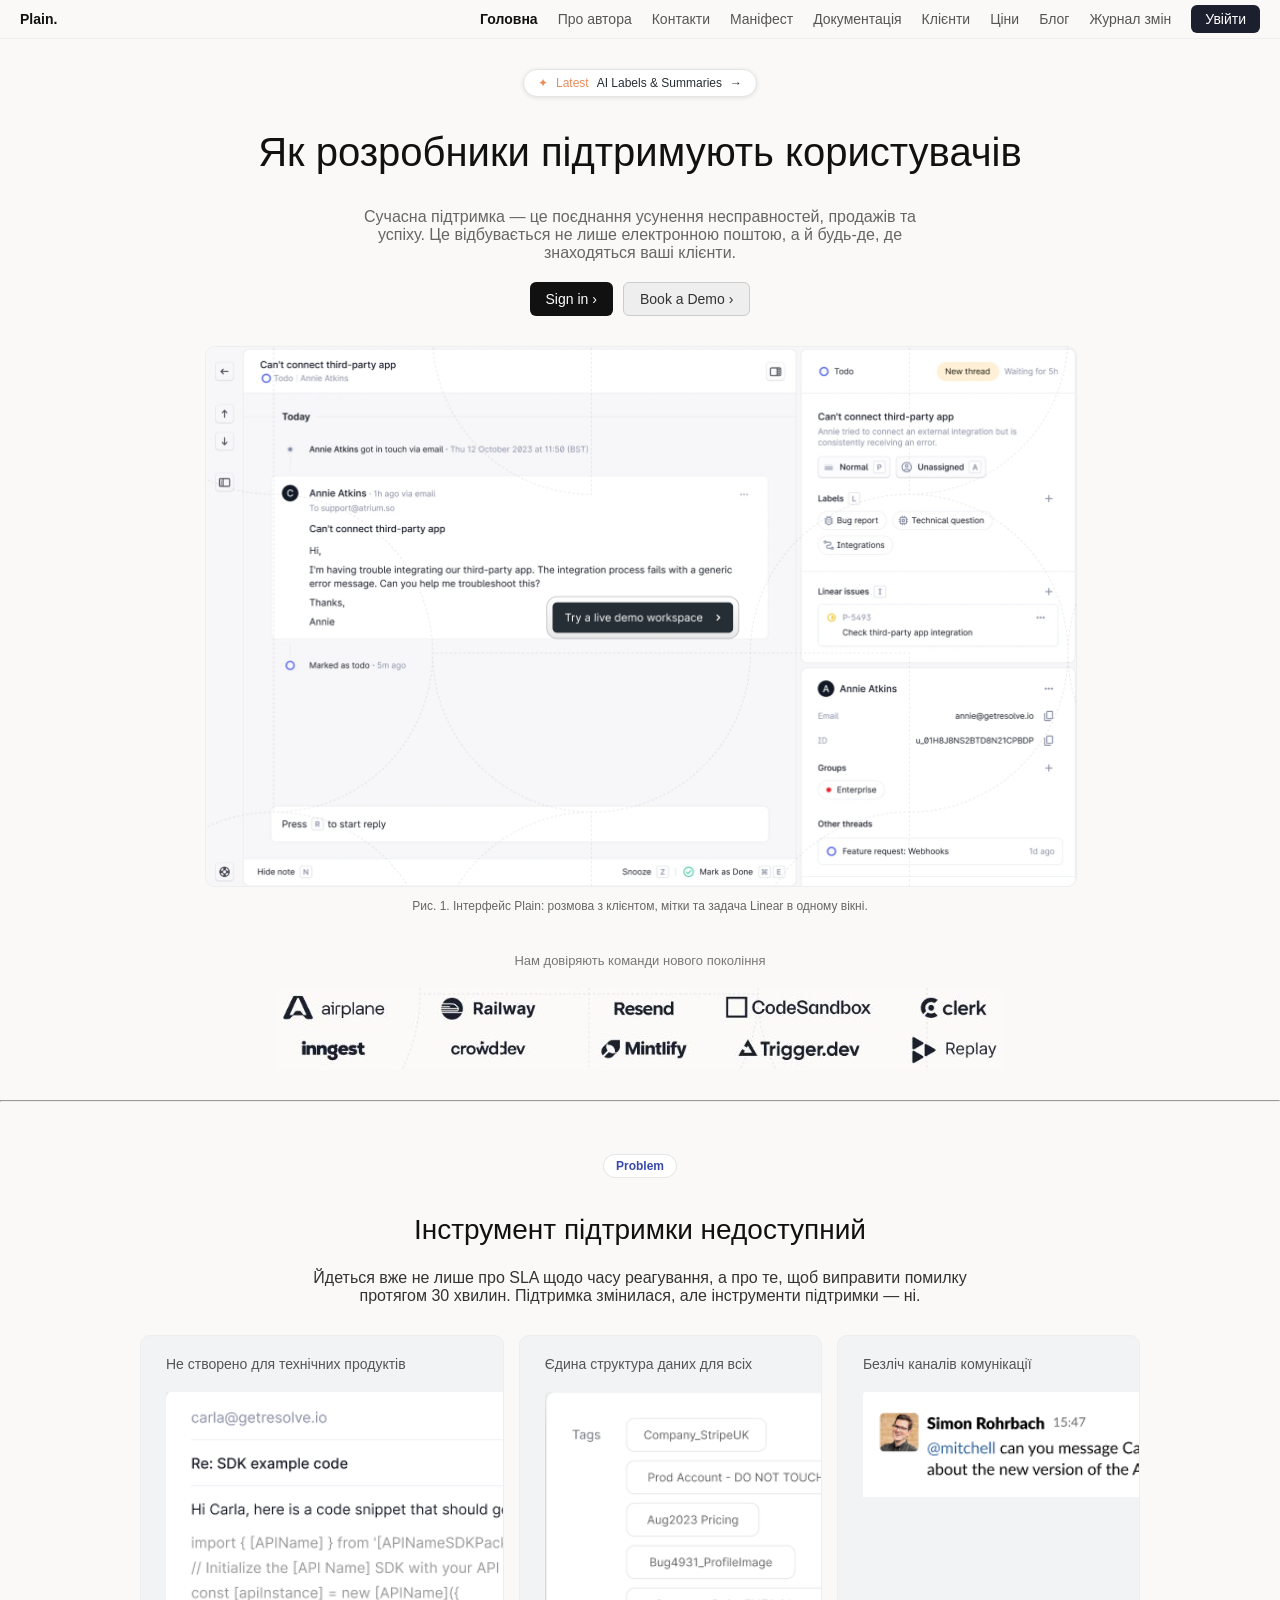
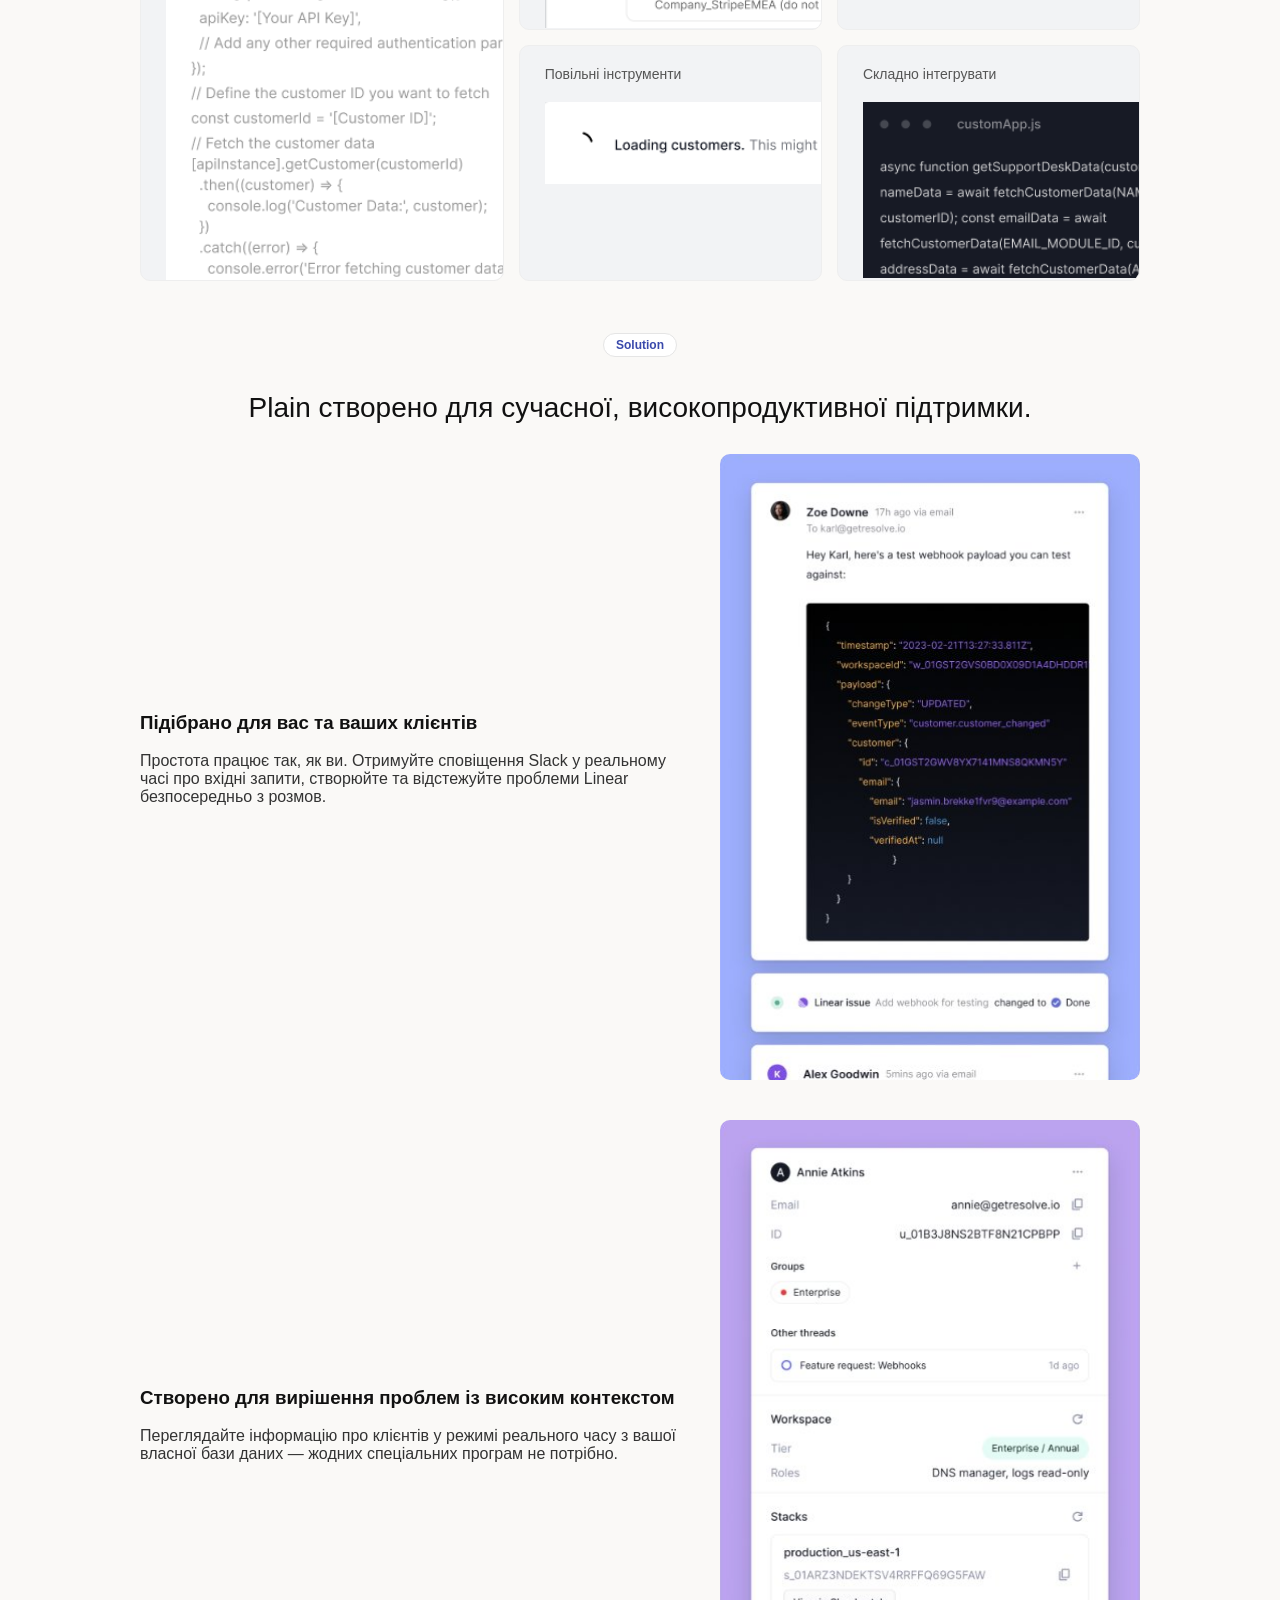
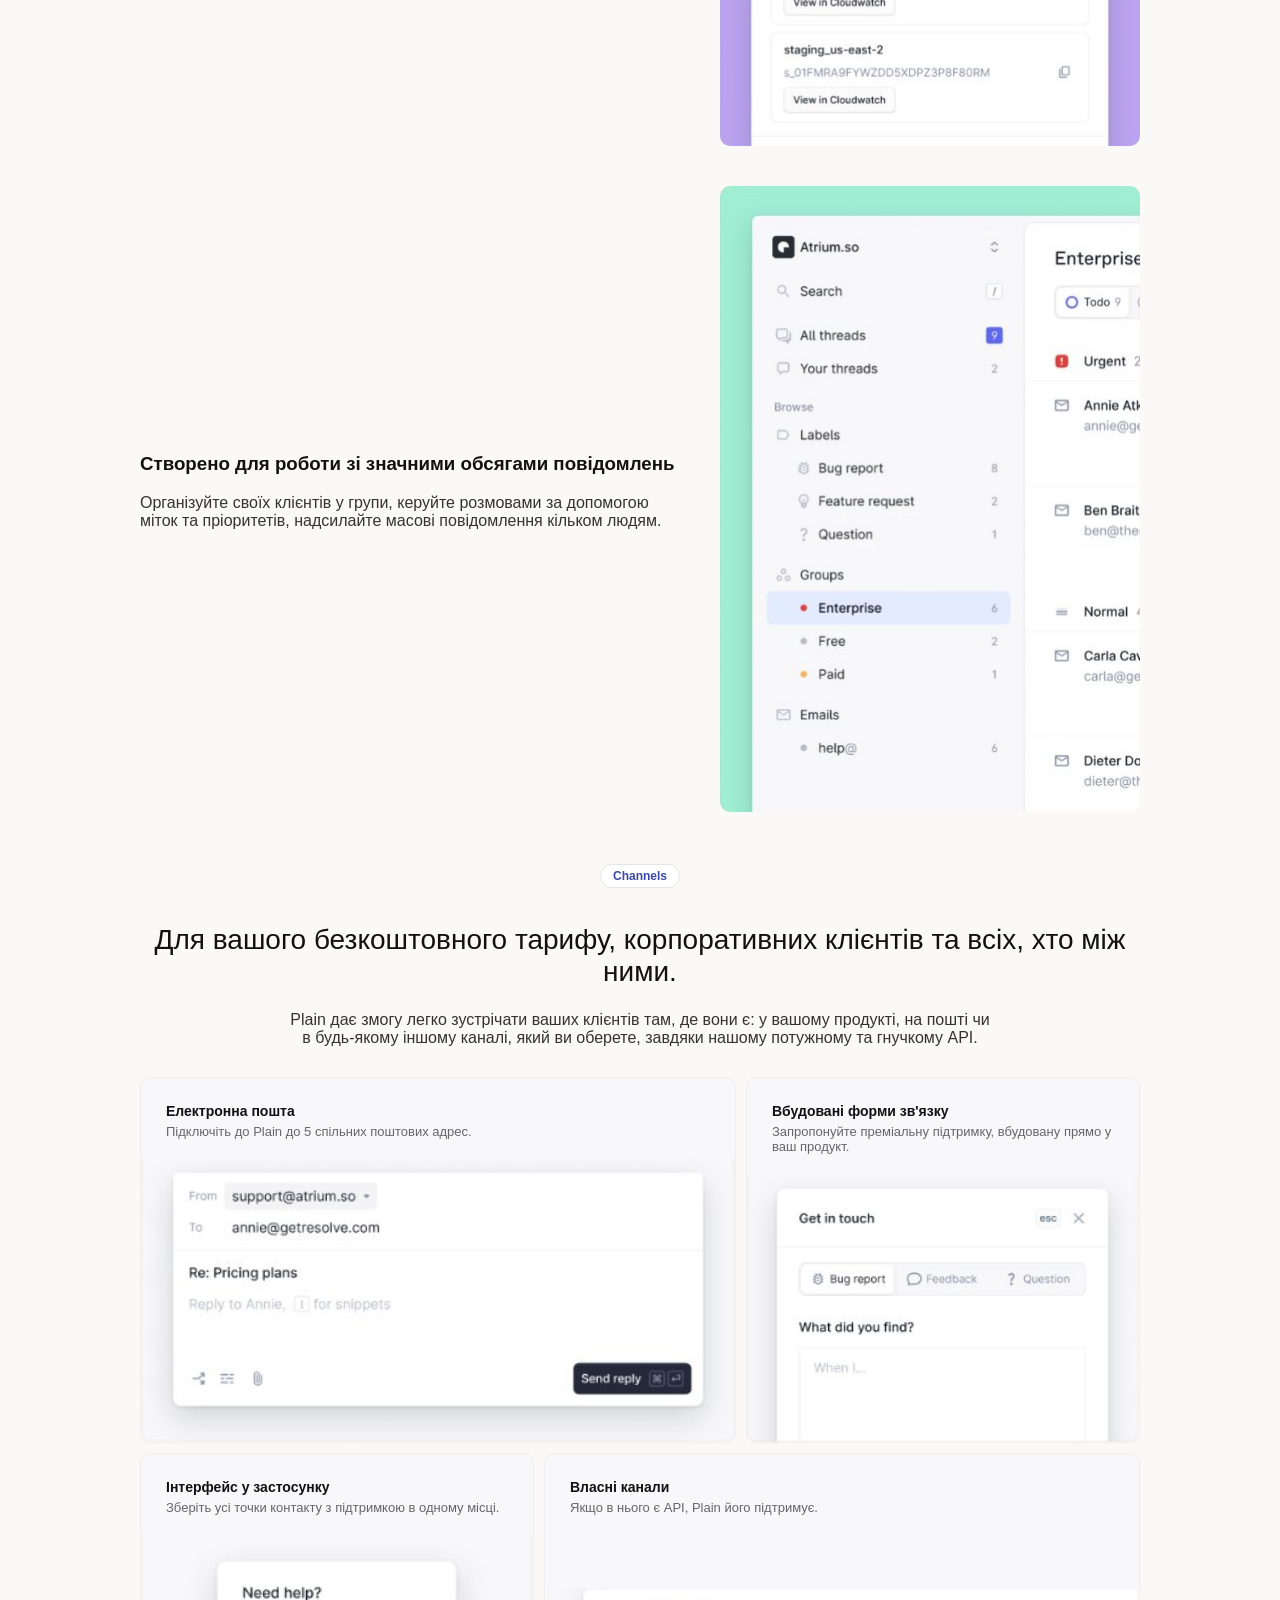
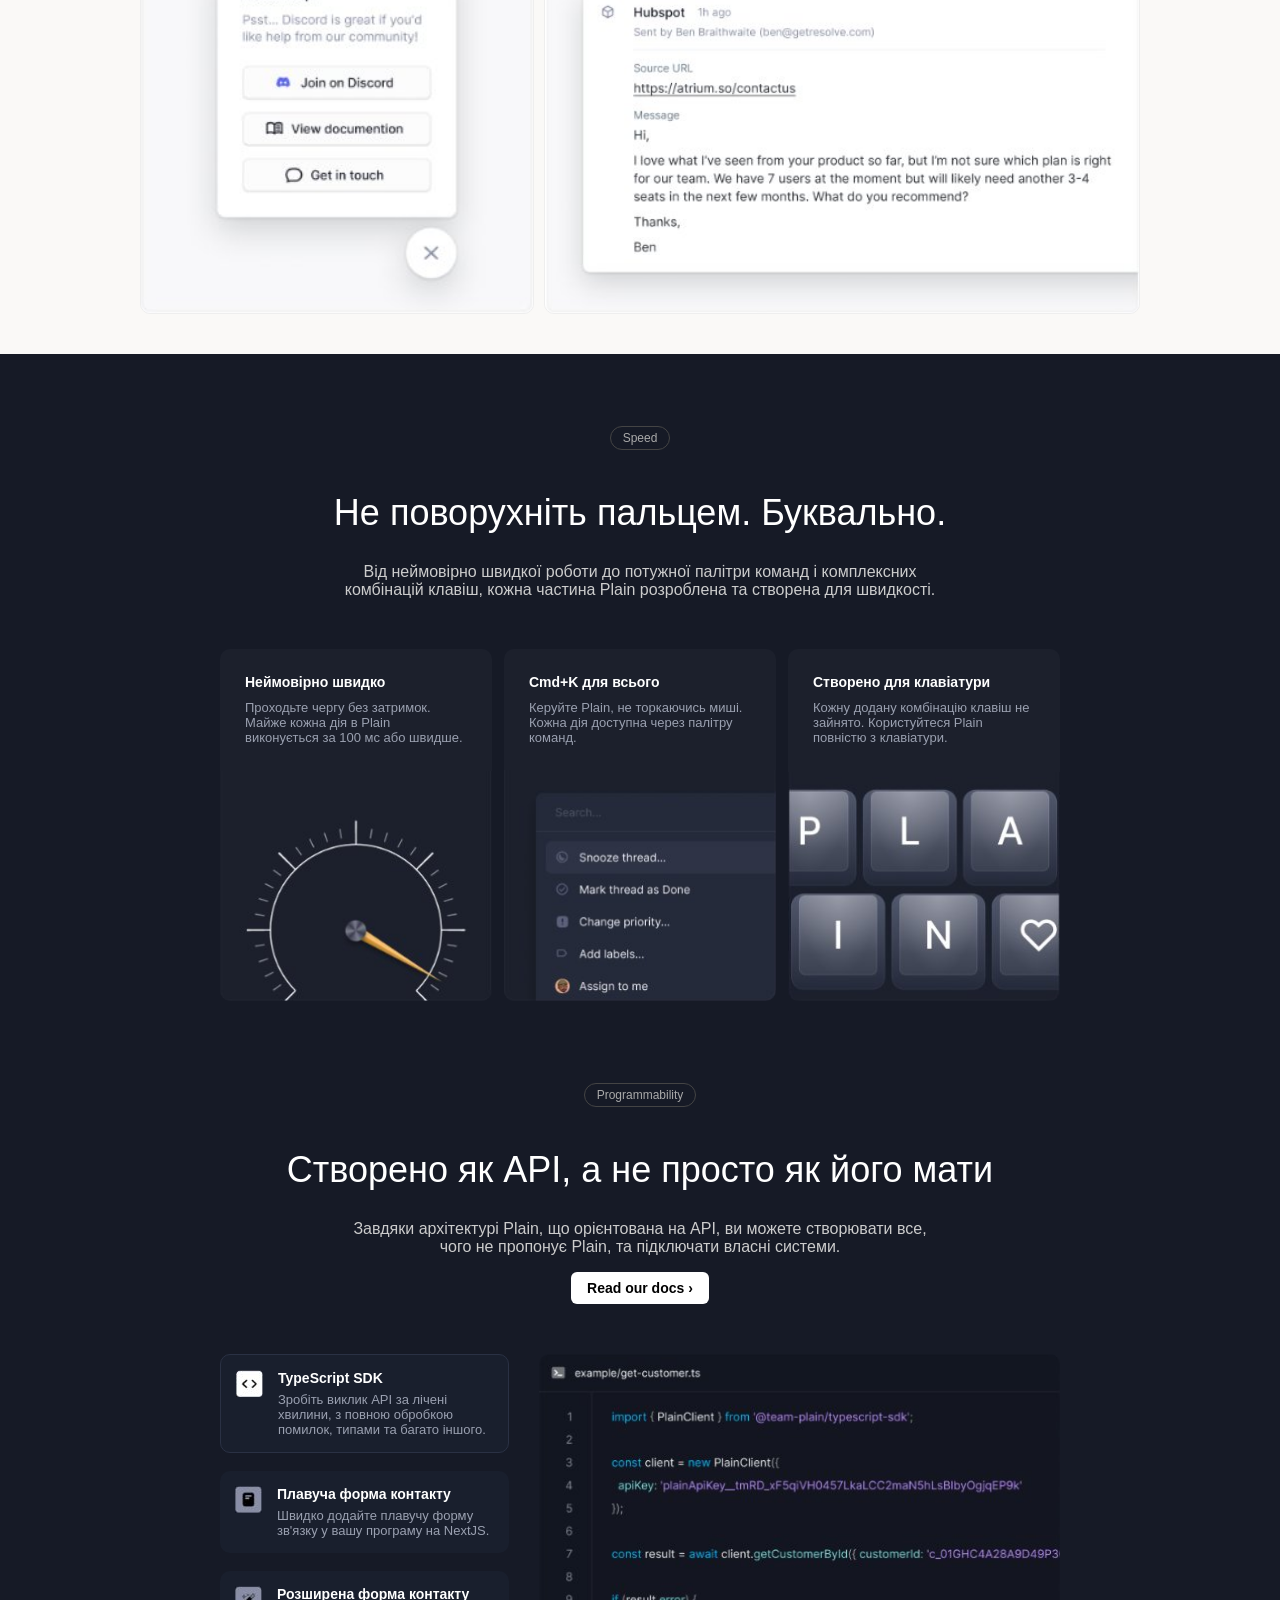
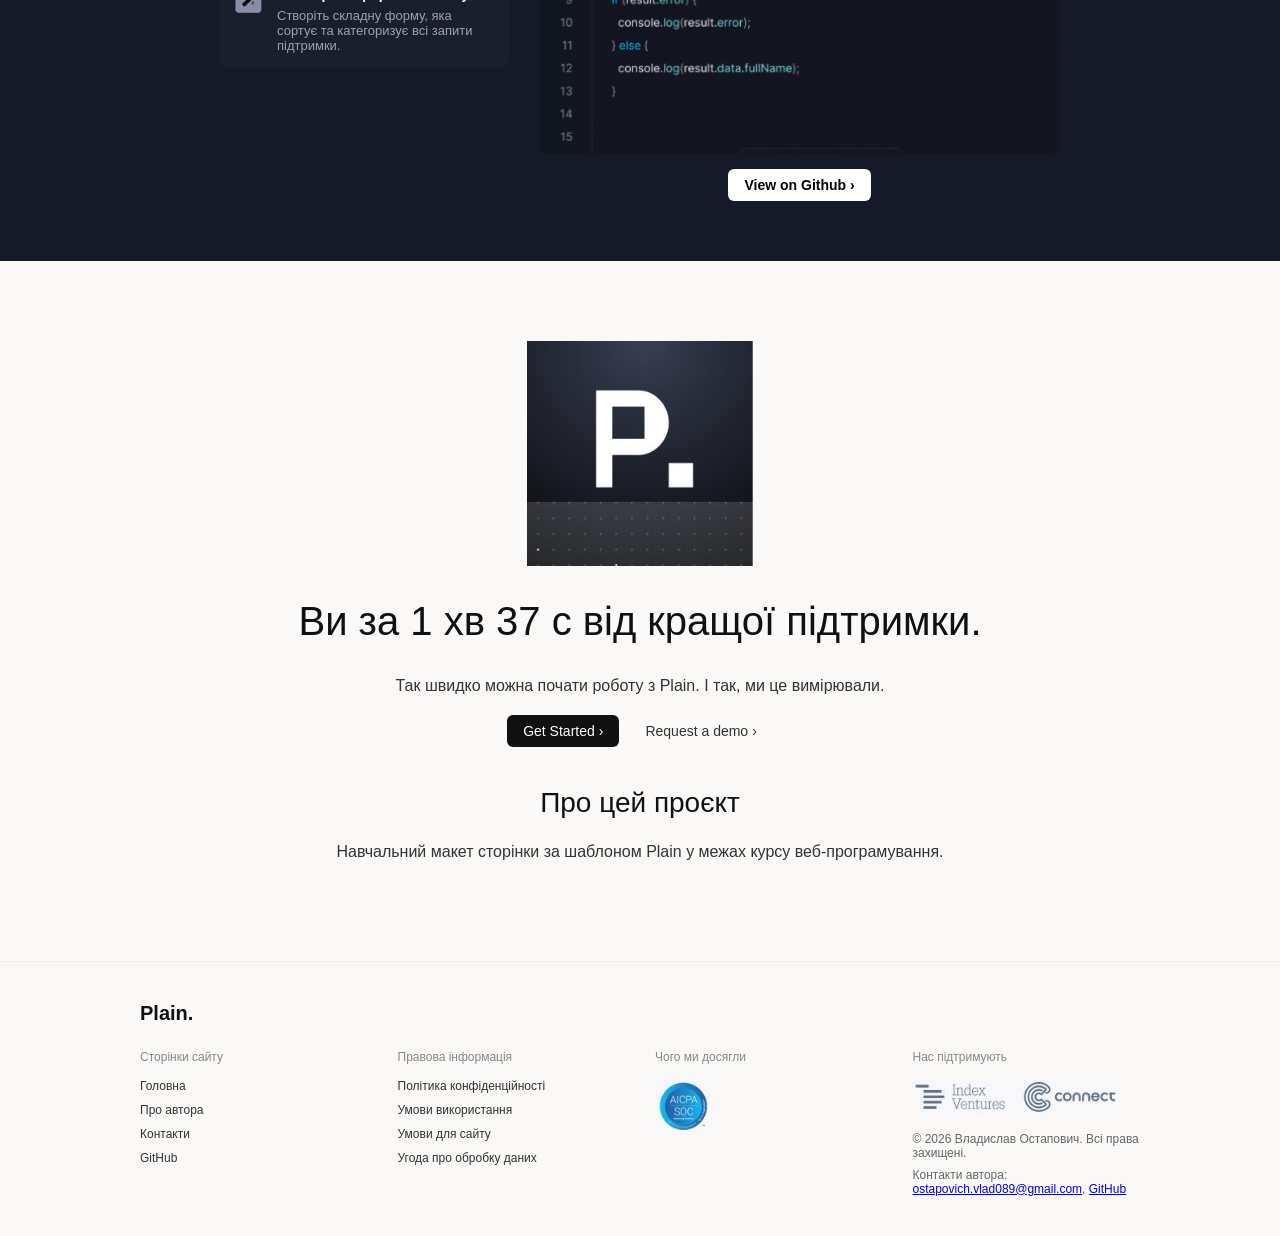
<file: index.html>
<!DOCTYPE html>
<html lang="uk">
<head>
  <meta charset="UTF-8">
  <meta name="viewport" content="width=device-width, initial-scale=1.0">
  <meta name="description" content="Навчальний проєкт з курсу веб-програмування">
  <title>Plain — Сучасна підтримка користувачів</title>
  <link rel="stylesheet" href="style.css">
</head>
<body>

   <a class="visually-hidden focusable" href="#main">Перейти до основного вмісту</a>

  <header class="site-header">
    <a href="index.html" class="logo">Plain.</a>
    <nav aria-label="Основна навігація">
          <ul>
        <li><a href="index.html" aria-current="page">Головна</a></li>
        <li><a href="about.html">Про автора</a></li>
        <li><a href="contacts.html">Контакти</a></li>
        <li><a href="https://www.plain.com/">Маніфест</a></li>
        <li><a href="https://www.plain.com/docs/product">Документація</a></li>
        <li><a href="https://www.plain.com/customers">Клієнти</a></li>
        <li><a href="https://www.plain.com/pricing">Ціни</a></li>
        <li><a href="https://www.plain.com/blog">Блог</a></li>
        <li><a href="https://www.plain.com/changelog">Журнал змін</a></li>
        <li><a class="btn-signin" href="https://signin.auth.plain.com/">Увійти</a></li>
      </ul>
    </nav>
  </header>

  <main id="main">

    <section class="hero" aria-labelledby="hero-title">
      <a class="latest" href="https://www.plain.com/"><span class="latest-accent" aria-hidden="true">✦</span> <span class="latest-accent">Latest</span> AI Labels &amp; Summaries <span aria-hidden="true">→</span></a>
      <h1 id="hero-title">Як розробники підтримують користувачів</h1>
      <p class="subtitle">
        Сучасна підтримка — це поєднання усунення несправностей, продажів та успіху.
        Це відбувається не лише електронною поштою, а й будь-де, де знаходяться ваші клієнти.
      </p>

      <div class="buttons">
      <a class="btn btn-black" href="https://signin.auth.plain.com">Sign in <span aria-hidden="true">›</span></a>
        </a>
      <a class="btn btn-gray" href="https://www.plain.com/get/demo">Book a Demo <span aria-hidden="true">›</span></a>
        </a>
      </div>

        <figure>
        <img src="images/screenshot.png" alt="Інтерфейс Plain: розмова з клієнтом, праворуч панель з мітками, задачею Linear та даними клієнта" width="870">
        <figcaption>Рис. 1. Інтерфейс Plain: розмова з клієнтом, мітки та задача Linear в одному вікні.</figcaption>
      </figure>
            <p class="logos-title">Нам довіряють команди нового покоління</p>
      <img class="logos" src="images/logos.png" alt="Логотипи компаній: Airplane, Railway, Resend, CodeSandbox, Clerk, Inngest, Crowd.dev, Mintlify, Trigger.dev, Replay">
    </section>

    <hr>

          <section class="section section-wide" aria-labelledby="problem-title">
      <p class="tag">Problem</p>
      <h2 id="problem-title">Інструмент підтримки недоступний</h2>
      <p class="problem-text">
        Йдеться вже не лише про SLA щодо часу реагування, а про те, щоб виправити помилку протягом 30 хвилин.
        Підтримка змінилася, але інструменти підтримки — ні.
      </p>

      <div class="problem-grid">
        <article class="problem-card problem-card-tall">
          <h3>Не створено для технічних продуктів</h3>
          <img src="images/problem-1.png" alt="Лист клієнту з фрагментом коду в звичайній пошті">
        </article>

        <article class="problem-card">
          <h3>Єдина структура даних для всіх</h3>
          <img src="images/problem-2.png" alt="Список міток клієнта в одному жорсткому форматі">
        </article>

        <article class="problem-card">
          <h3>Безліч каналів комунікації</h3>
          <img src="images/problem-3.png" alt="Повідомлення клієнта у Slack">
        </article>

        <article class="problem-card">
          <h3>Повільні інструменти</h3>
          <img src="images/problem-4.png" alt="Індикатор завантаження списку клієнтів">
        </article>

        <article class="problem-card">
          <h3>Складно інтегрувати</h3>
          <img src="images/problem-5.png" alt="Фрагмент коду власної програми для підключення до сервісу">
        </article>
      </div>
    </section>

    <section class="section section-wide" aria-labelledby="solution-title">
      <p class="tag">Solution</p>
      <h2 id="solution-title">Plain створено для сучасної, високопродуктивної підтримки.</h2>

      <div class="cards">
      <article class="box">
  <div class="box-text">
    <h3>Підібрано для вас та ваших клієнтів</h3>
    <p>
      Простота працює так, як ви. Отримуйте сповіщення Slack у реальному часі про вхідні запити,
      створюйте та відстежуйте проблеми Linear безпосередньо з розмов.
    </p>
  </div>
  <img class="box-image" src="images/solution-1.png" alt="Розмова з клієнтом, фрагмент коду та задача Linear">
</article>

      <article class="box">
        <div class="box-text">
        <h3>Створено для вирішення проблем із високим контекстом</h3>
        <p>
          Переглядайте інформацію про клієнтів у режимі реального часу з вашої власної бази даних —
          жодних спеціальних програм не потрібно.
        </p>
      </div>
      <img class="box-image" src="images/solution-2.png" alt="Картка клієнта: email, групи, тариф та інші обговорення">
      </article>

      <article class="box">
        <div class="box-text">
        <h3>Створено для роботи зі значними обсягами повідомлень</h3>
        <p>
          Організуйте своїх клієнтів у групи, керуйте розмовами за допомогою міток та пріоритетів,
          надсилайте масові повідомлення кільком людям.
        </p>
      </div>
       <img class="box-image" src="images/solution-3.png" alt="Бічне меню Plain з мітками, групами та списком звернень">
      </article>
    </section>

        <section class="section section-wide" aria-labelledby="channels-title">
      <p class="tag">Channels</p>
      <h2 id="channels-title">Для вашого безкоштовного тарифу, корпоративних клієнтів та всіх, хто між ними.</h2>
      <p class="problem-text">
        Plain дає змогу легко зустрічати ваших клієнтів там, де вони є: у вашому продукті,
        на пошті чи в будь-якому іншому каналі, який ви оберете, завдяки нашому потужному та гнучкому API.
      </p>

      <div class="channels-grid">
        <article class="channel-card channel-wide">
          <h3>Електронна пошта</h3>
          <p>Підключіть до Plain до 5 спільних поштових адрес.</p>
          <img src="images/channel-1.png" alt="Вікно відповіді на лист у Plain з полями From і To та кнопкою Send reply">
        </article>

        <article class="channel-card channel-narrow">
          <h3>Вбудовані форми зв'язку</h3>
          <p>Запропонуйте преміальну підтримку, вбудовану прямо у ваш продукт.</p>
          <img src="images/channel-2.png" alt="Форма «Get in touch» з вибором: помилка, відгук або питання">
        </article>

        <article class="channel-card channel-narrow">
          <h3>Інтерфейс у застосунку</h3>
          <p>Зберіть усі точки контакту з підтримкою в одному місці.</p>
          <img src="images/channel-3.png" alt="Віконце «Need help?» з кнопками Discord, документація та зв'язок">
        </article>

        <article class="channel-card channel-wide">
          <h3>Власні канали</h3>
          <p>Якщо в нього є API, Plain його підтримує.</p>
          <img src="images/channel-4.png" alt="Повідомлення з Hubspot, отримане як звернення в Plain">
        </article>
      </div>
    </section>

        <section class="dark-box" aria-labelledby="speed-title">
      <div class="dark-inner">
        <p class="dark-tag">Speed</p>
        <h2 id="speed-title">Не поворухніть пальцем. Буквально.</h2>
        <p>
          Від неймовірно швидкої роботи до потужної палітри команд і комплексних комбінацій клавіш,
          кожна частина Plain розроблена та створена для швидкості.
        </p>

        <div class="speed-grid">
          <article class="speed-card">
            <h3>Неймовірно швидко</h3>
            <p>Проходьте чергу без затримок. Майже кожна дія в Plain виконується за 100 мс або швидше.</p>
            <img src="images/speed-1.png" alt="Круговий датчик швидкості зі стрілкою">
          </article>

          <article class="speed-card">
            <h3>Cmd+K для всього</h3>
            <p>Керуйте Plain, не торкаючись миші. Кожна дія доступна через палітру команд.</p>
            <img src="images/speed-2.png" alt="Палітра команд зі списком дій">
          </article>

          <article class="speed-card">
            <h3>Створено для клавіатури</h3>
            <p>Кожну додану комбінацію клавіш не зайнято. Користуйтеся Plain повністю з клавіатури.</p>
            <img src="images/speed-3.png" alt="Клавіші клавіатури з літерами P L A I N">
          </article>
        </div>

        <p class="dark-tag">Programmability</p>
        <h2>Створено як API, а не просто як його мати</h2>
        <p>
          Завдяки архітектурі Plain, що орієнтована на API, ви можете створювати все,
          чого не пропонує Plain, та підключати власні системи.
        </p>
        <a class="btn btn-white" href="https://www.plain.com/">Read our docs <span aria-hidden="true">›</span></a>
                <div class="api-grid">
          <ul class="api-list">
            <li class="api-item api-item-first">
              <img src="images/api-icon-1.png" alt="">
              <div>
                <h3>TypeScript SDK</h3>
                <p>Зробіть виклик API за лічені хвилини, з повною обробкою помилок, типами та багато іншого.</p>
              </div>
            </li>
            <li class="api-item">
              <img src="images/api-icon-2.png" alt="">
              <div>
                <h3>Плавуча форма контакту</h3>
                <p>Швидко додайте плавучу форму зв'язку у вашу програму на NextJS.</p>
              </div>
            </li>
            <li class="api-item">
              <img src="images/api-icon-3.png" alt="">
              <div>
                <h3>Розширена форма контакту</h3>
                <p>Створіть складну форму, яка сортує та категоризує всі запити підтримки.</p>
              </div>
            </li>
          </ul>

          <div class="api-code">
            <img src="images/api-code.png" alt="Приклад коду на TypeScript: створення клієнта PlainClient і запит даних клієнта">
            <a class="btn btn-white" href=" https://github.com/ostapovichvlad089-cpu/web-course ">View on Github <span aria-hidden="true">›</span></a>
          </div>
        </div>
      </div>
    </section>

        <section class="section cta" aria-labelledby="cta-title">
      <img class="cta-logo" src="images/cta-logo.png" alt="Логотип Plain: літера P з крапкою">
      <h2 id="cta-title">Ви за 1 хв 37 с від кращої підтримки.</h2>
      <p>Так швидко можна почати роботу з Plain. І так, ми це вимірювали.</p>

      <div class="buttons">
        <a class="btn btn-black" href="https://www.plain.com/">Get Started <span aria-hidden="true">›</span></a>
        <a class="btn btn-plain" href="https://www.plain.com/get/demo">Request a demo <span aria-hidden="true">›</span></a>
      </div>
    </section>

    <aside class="section" aria-labelledby="about-project-title">
      <h2 id="about-project-title">Про цей проєкт</h2>
      <p>Навчальний макет сторінки за шаблоном Plain у межах курсу веб-програмування.</p>
    </aside>

  </main>

      <footer class="footer">
    <div class="footer-inner">
      <a class="footer-logo" href="index.html">Plain.</a>

      <div class="footer-grid">
        <nav aria-label="Сторінки сайту">
          <h2 class="footer-title">Сторінки сайту</h2>
          <ul>
            <li><a href="index.html">Головна</a></li>
            <li><a href="about.html">Про автора</a></li>
            <li><a href="contacts.html">Контакти</a></li>
            <li><a href="https://github.com/ostapovichvlad089-cpu">GitHub</a></li>
          </ul>
        </nav>

        <nav aria-label="Правова інформація">
          <h2 class="footer-title">Правова інформація</h2>
          <ul>
            <li><a href="https://www.plain.com/legal/privacy-policy">Політика конфіденційності</a></li>
            <li><a href="https://www.plain.com/legal/terms-and-conditions">Умови використання</a></li>
            <li><a href="https://www.plain.com/legal/terms-and-conditions">Умови для сайту</a></li>
            <li><a href="https://www.plain.com/legal/terms-and-conditions">Угода про обробку даних</a></li>
          </ul>
        </nav>

        <div>
          <h2 class="footer-title">Чого ми досягли</h2>
          <img src="images/footer-badge.png" alt="Значок відповідності стандарту AICPA SOC">
        </div>

        <div>
          <h2 class="footer-title">Нас підтримують</h2>
          <img src="images/footer-backers.png" alt="Логотипи Index Ventures і connect">
          <p>© <time datetime="2026">2026</time> Владислав Остапович. Всі права захищені.</p>
          <address>
            Контакти автора:
            <a href="mailto:ostapovich.vlad089@gmail.com">ostapovich.vlad089@gmail.com</a>,
            <a href="https://github.com/ostapovichvlad089-cpu">GitHub</a>
          </address>
        </div>
      </div>
    </div>
  </footer>

</body>
</html>
</file>
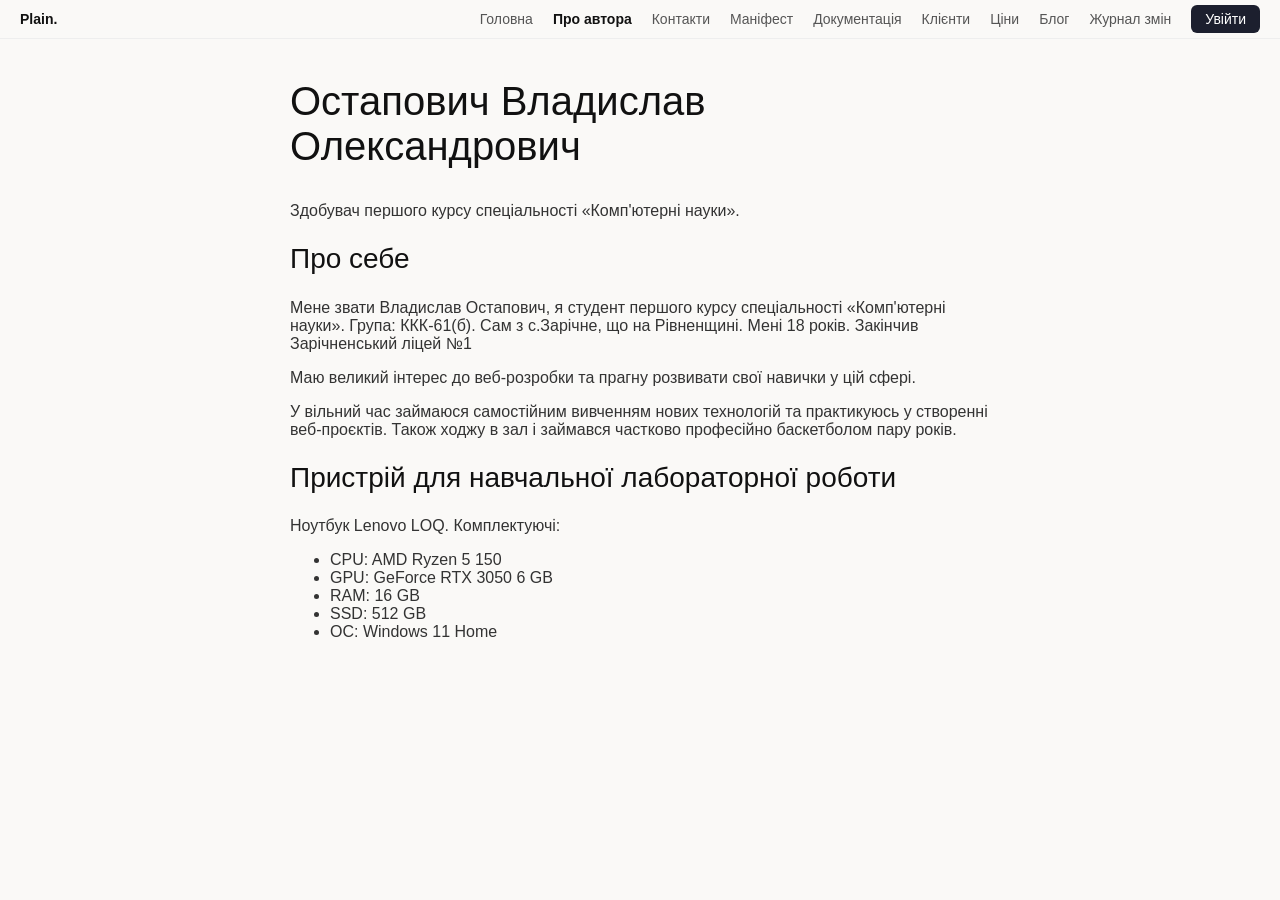
<file: about.html>
<!DOCTYPE html>
<html lang="uk">
<head>
  <meta charset="UTF-8">
  <meta name="viewport" content="width=device-width, initial-scale=1.0">
  <meta name="description" content="Навчальний проєкт з курсу веб-програмування">
  <title>Остапович Владислав - Детальна інформація</title>
  <link rel="stylesheet" href="style.css">
</head>
<body>

  <a class="visually-hidden focusable" href="#main">Перейти до основного вмісту</a>

  <header class="site-header">
    <a href="index.html" class="logo">Plain.</a>
    <nav aria-label="Основна навігація">
      <ul>
        <li><a href="index.html">Головна</a></li>
        <li><a href="about.html" aria-current="page">Про автора</a></li>
        <li><a href="contacts.html">Контакти</a></li>
        <li><a href="https://www.plain.com/">Маніфест</a></li>
        <li><a href="https://www.plain.com/">Документація</a></li>
        <li><a href="https://www.plain.com/">Клієнти</a></li>
        <li><a href="https://www.plain.com/">Ціни</a></li>
        <li><a href="https://www.plain.com/">Блог</a></li>
        <li><a href="https://www.plain.com/">Журнал змін</a></li>
        <li><a class="btn-signin" href="https://www.plain.com/">Увійти</a></li>
      </ul>
    </nav>
  </header>

  <main id="main">
    <section class="section page" aria-labelledby="about-title">
      <h1 id="about-title">Остапович Владислав Олександрович</h1>
      <p class="red-text">Здобувач першого курсу спеціальності «Комп'ютерні науки».</p>

      <h2>Про себе</h2>
      <p>
        Мене звати Владислав Остапович, я студент першого курсу спеціальності «Комп'ютерні науки». Група: ККК-61(б).
        Сам з с.Зарічне, що на Рівненщині. Мені 18 років. Закінчив Зарічненський ліцей №1 
      </p>
      <p>
        Маю великий інтерес до веб-розробки та прагну розвивати свої навички у цій сфері.
      </p>
      <p>
        У вільний час займаюся самостійним вивченням нових технологій та практикуюсь у створенні веб-проєктів.
        Також ходжу в зал і займався частково професійно баскетболом пару років.
      </p>

      <h2>Пристрій для навчальної лабораторної роботи</h2>
      <p>Ноутбук Lenovo LOQ. Комплектуючі:</p>
      <ul>
        <li>CPU: AMD Ryzen 5 150</li>
        <li>GPU: GeForce RTX 3050 6 GB</li>
        <li>RAM: 16 GB</li>
        <li>SSD: 512 GB</li>
        <li>ОС: Windows 11 Home</li>
      </ul>
    </section>
  </main>
</body>
</html>
</file>
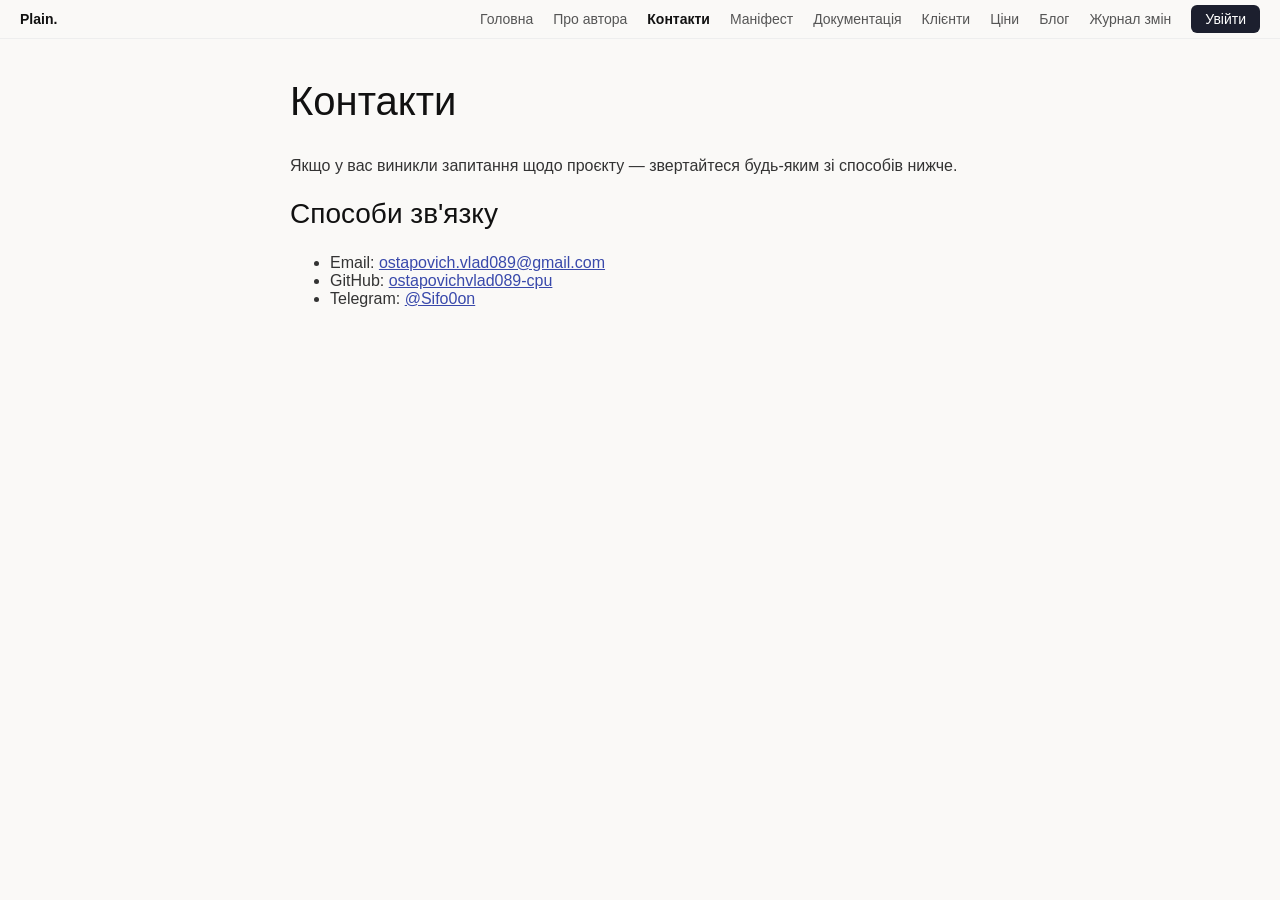
<file: contacts.html>
<!DOCTYPE html>
<html lang="uk">
<head>
  <meta charset="UTF-8">
  <meta name="viewport" content="width=device-width, initial-scale=1.0">
  <meta name="description" content="Навчальний проєкт з курсу веб-програмування">
  <title>Контакти - Остапович Владислав</title>
  <link rel="stylesheet" href="style.css">
</head>
<body>

  <a class="visually-hidden focusable" href="#main">Перейти до основного вмісту</a>

  <header class="site-header">
    <a href="index.html" class="logo">Plain.</a>
    <nav aria-label="Основна навігація">
      <ul>
        <li><a href="index.html">Головна</a></li>
        <li><a href="about.html">Про автора</a></li>
        <li><a href="contacts.html" aria-current="page">Контакти</a></li>
        <li><a href="https://www.plain.com/">Маніфест</a></li>
        <li><a href="https://www.plain.com/">Документація</a></li>
        <li><a href="https://www.plain.com/">Клієнти</a></li>
        <li><a href="https://www.plain.com/">Ціни</a></li>
        <li><a href="https://www.plain.com/">Блог</a></li>
        <li><a href="https://www.plain.com/">Журнал змін</a></li>
        <li><a class="btn-signin" href="https://www.plain.com/">Увійти</a></li>
      </ul>
    </nav>
  </header>

  <main id="main">
    <section class="section page" aria-labelledby="contacts-title">
      <h1 id="contacts-title">Контакти</h1>
      <p class="red-text">Якщо у вас виникли запитання щодо проєкту — звертайтеся будь-яким зі способів нижче.</p>

      <h2>Способи зв'язку</h2>
      <ul>
        <li>Email: <a href="mailto:ostapovich.vlad089@gmail.com">ostapovich.vlad089@gmail.com</a></li>
        <li>GitHub: <a href="https://github.com/ostapovichvlad089-cpu">ostapovichvlad089-cpu</a></li>
        <li>Telegram: <a href="https://t.me/Sifo0on">@Sifo0on</a></li>
      </ul>
    </section>
  </main>
</body>
</html>
</file>
<file: style.css>
/* Base background and font for the whole page */
body {
  font-family: Arial, sans-serif;
  background-color: #faf9f7;
  color: #333333;
  margin: 0;
  padding: 0;
  box-sizing: border-box;
  min-height: 100vh;
  display: flex;
  flex-direction: column;
}

main {
  flex: 1;
}

/* Site header (flexbox: logo on the left, menu on the right) */
.site-header {
  display: flex;
  justify-content: space-between;
  align-items: center;
  flex-wrap: wrap;
  gap: 10px;
  background-color: transparent;
  padding: 10px 20px;
  border: none;
  border-bottom: 1px solid #eeeeee;
}

.site-header ul {
  display: flex;
  align-items: center;
  gap: 20px;
  list-style: none;
  margin: 0;
  padding: 0;
}

.site-header a {
  color: #555555;
  text-decoration: none;
  font-size: 14px;
}

.site-header .logo {
  color: #111;
  font-weight: bold;
  text-decoration: none;
}

.site-header .btn-signin {
  background-color: #1c1f2e;
  color: #ffffff;
  padding: 6px 14px;
  border-radius: 6px;
}

/* Hero section with the main heading */
.hero {
  text-align: center;
  margin-top: 30px;
  margin-bottom: 30px;
  padding: 0 20px;
}

h1 {
  font-size: 40px;
  font-weight: 400;
  color: #111;
}

h2 {
  font-weight: 400;
  font-size: 28px;
  color: #111;
}

.subtitle {
  color: #666;
  max-width: 600px;
  margin: 10px auto;
}

/* Row of buttons (flexbox) */
.buttons {
  display: flex;
  justify-content: center;
  flex-wrap: wrap;
  gap: 10px;
  margin: 20px 0;
}

/* Buttons (links styled as buttons) */
.btn {
  display: inline-flex;
  align-items: center;
  gap: 4px;
  padding: 8px 16px;
  font-size: 14px;
  text-decoration: none;
  border-radius: 6px;
}

.btn-black {
  background-color: #111;
  color: white;
  border: none;
}

.btn-gray {
  background-color: #eee;
  color: #333;
  border: 1px solid #ccc;
}

.btn-white {
  background-color: white;
  color: black;
  border: none;
  font-weight: bold;
}

/* Tag badges */
.small-badge {
  display: inline-block;
  color: #666666;
  font-size: 12px;
  background-color: #ffffff;
  border: 1px solid #e5e5e5;
  border-radius: 20px;
  padding: 4px 12px;
}

.tag {
  display: inline-block;
  color: #3949ab;
  font-weight: bold;
  font-size: 12px;
  background-color: #ffffff;
  border: 1px solid #e5e5e5;
  border-radius: 20px;
  padding: 4px 12px;
}

/* Regular site sections */
.section {
  text-align: center;
  max-width: 700px;
  margin: 40px auto;
  padding: 0 20px;
}

/* Wider section for card layouts */
.section-wide {
  max-width: 1000px;
}

/* Card list (flexbox column): each card is a row with text and a picture */
.cards {
  display: flex;
  flex-direction: column;
  gap: 40px;
  margin-top: 30px;
}

.box {
  display: flex;
  flex-wrap: wrap;
  align-items: center;
  gap: 30px;
  text-align: left;
}

.box h3 {
  margin-top: 0;
  color: #111;
}

/* Dark block (Speed and API) */
.dark-box {
  background-color: #161a26;
  color: #ffffff;
  padding: 60px 20px;
  text-align: center;
  margin: 40px 0;
}

.dark-box .dark-tag {
  display: inline-block;
  color: #aaaaaa;
  font-size: 12px;
  border: 1px solid #444444;
  border-radius: 20px;
  padding: 4px 12px;
}

.dark-box h2 {
  color: #ffffff;
}

.dark-box p {
  color: #ccc;
  max-width: 600px;
  margin-left: auto;
  margin-right: auto;
}

.dark-box h2 {
  font-size: 36px;
}

.dark-inner {
  max-width: 840px;
  margin: 0 auto;
}

/* "Speed" block: three cards (grid) */
.speed-grid {
  display: grid;
  grid-template-columns: repeat(3, 1fr);
  gap: 12px;
  margin: 50px 0 70px;
}

.speed-card {
  display: flex;
  flex-direction: column;
  background-color: #1c202c;
  border-radius: 10px;
  overflow: hidden;
  text-align: left;
}

.speed-card h3 {
  margin: 0;
  padding: 25px 25px 0;
  font-size: 14px;
  color: #ffffff;
}

.dark-box .speed-card p {
  margin: 0;
  max-width: none;
  padding: 10px 25px 25px;
  font-size: 13px;
  color: #9aa0b0;
}

.speed-card img {
  display: block;
  width: 100%;
  height: auto;
  margin-top: auto;
  border: none;
  border-radius: 0;
}

.dark-tag {
  color: #888;
  font-size: 12px;
}

.footer {
  margin-top: 60px;
  padding: 40px 20px;
  border-top: 1px solid #eeeeee;
  font-size: 12px;
  color: #666666;
}

.footer-inner {
  max-width: 1000px;
  margin: 0 auto;
}

.footer-logo {
  display: inline-block;
  margin-bottom: 25px;
  font-size: 20px;
  font-weight: bold;
  color: #111111;
  text-decoration: none;
}

/* Footer: four columns (grid) */
.footer-grid {
  display: grid;
  grid-template-columns: repeat(4, 1fr);
  gap: 30px;
  text-align: left;
}

.footer-title {
  margin: 0 0 15px;
  font-size: 12px;
  font-weight: 400;
  color: #888888;
}

.footer ul {
  list-style: none;
  margin: 0;
  padding: 0;
}

.footer li {
  margin-bottom: 10px;
}

.footer li a {
  color: #333333;
  text-decoration: none;
}

.footer-grid img {
  display: block;
  max-width: 100%;
  height: auto;
  border: none;
  border-radius: 0;
}

.footer-grid p {
  margin: 15px 0 8px;
}

address {
  font-style: normal;
}

details {
  background-color: #ffffff;
  border: 1px solid #dddddd;
  padding: 10px 15px;
  margin: 10px 0;
  text-align: left;
}

summary {
  cursor: pointer;
  font-weight: bold;
}

/* Text available only to assistive technologies */
.visually-hidden {
  position: absolute;
  width: 1px;
  height: 1px;
  padding: 0;
  margin: -1px;
  overflow: hidden;
  clip-path: inset(50%);
  white-space: nowrap;
  border: 0;
}

/* The skip link must become visible when it receives focus */
.focusable:focus,
.focusable:focus-visible {
  position: static;
  width: auto;
  height: auto;
  margin: 0;
  clip-path: none;
  padding: 0.5rem 1rem;
  background: #fff;
}

/* Marker of the current page in the menu */
.site-header a[aria-current="page"] {
  color: #111;
  font-weight: bold;
  text-decoration: none;
}

/* Visible focus outline for keyboard users */
a:focus-visible,
summary:focus-visible {
  outline: 3px solid #3949ab;
  outline-offset: 3px;
}

/* In the dark block the outline is white so it is visible on the dark background */
.dark-box a:focus-visible {
  outline-color: #ffffff;
}

figure {
  max-width: 870px;
  margin: 30px auto;
}

img {
  max-width: 100%;
  height: auto;
  border: 1px solid #eeeeee;
  border-radius: 10px;
}

figcaption {
  font-size: 12px;
  color: #666666;
  margin-top: 8px;
}

.box-image {
  flex: 0 1 420px;
  max-width: 100%;
  height: auto;
  border: none;
  border-radius: 10px;
}

.box-text {
  flex: 1 1 280px;
}

/* "Problem" block: card grid (grid) */
.problem-text {
  max-width: 700px;
  margin: 10px auto;
}

.problem-grid {
  display: grid;
  grid-template-columns: 1.2fr 1fr 1fr;
  gap: 15px;
  margin-top: 30px;
}

.problem-card {
  background-color: #f2f3f5;
  border: 1px solid #eeeeee;
  border-radius: 10px;
  overflow: hidden;
  text-align: left;
}

.problem-card h3 {
  margin: 0;
  padding: 20px 25px;
  font-size: 14px;
  font-weight: 400;
  color: #555555;
}

.problem-card img {
  display: block;
  width: 100%;
  height: auto;
  margin-left: 25px;
  border: none;
  border-radius: 0;
}

/* The tall card spans two rows */
.problem-card-tall {
  grid-row: span 2;
}

/* "API" block: feature list and code (grid) */
.api-grid {
  display: grid;
  grid-template-columns: 1fr 1.8fr;
  gap: 30px;
  margin-top: 50px;
  text-align: left;
}

.api-list {
  display: flex;
  flex-direction: column;
  gap: 18px;
  list-style: none;
  margin: 0;
  padding: 0;
}

.api-item {
  display: flex;
  gap: 15px;
  background-color: #191f2d;
  border-radius: 10px;
  padding: 15px;
}

.api-item-first {
  border: 1px solid #2a3144;
}

.api-item img {
  flex-shrink: 0;
  width: 27px;
  height: 27px;
  border: none;
  border-radius: 0;
}

.api-item h3 {
  margin: 0 0 6px;
  font-size: 14px;
  color: #ffffff;
}

.dark-box .api-item p {
  margin: 0;
  max-width: none;
  font-size: 13px;
  color: #9aa0b0;
}

.api-code {
  text-align: center;
}

.api-code img {
  display: block;
  width: 100%;
  height: auto;
  border: none;
  border-radius: 10px;
}

.api-code .btn {
  margin-top: 15px;
}

/* "Channels" block: cards of different widths (grid) */
.channels-grid {
  display: grid;
  grid-template-columns: repeat(5, 1fr);
  gap: 10px;
  margin-top: 30px;
}

.channel-card {
  display: flex;
  flex-direction: column;
  background-color: #f8f8fa;
  border: 1px solid #eeeeee;
  border-radius: 10px;
  overflow: hidden;
  text-align: left;
}

.channel-wide {
  grid-column: span 3;
}

.channel-narrow {
  grid-column: span 2;
}

.channel-card h3 {
  margin: 0;
  padding: 25px 25px 0;
  font-size: 14px;
  color: #111;
}

.channel-card p {
  margin: 0;
  padding: 5px 25px 20px;
  font-size: 13px;
  color: #666666;
}

.channel-card img {
  display: block;
  width: 100%;
  height: auto;
  margin-top: auto;
  border: none;
  border-radius: 0;
}

/* Row of company logos under the screenshot */
.logos-title {
  margin-top: 40px;
  font-size: 13px;
  color: #777777;
}

.logos {
  display: block;
  max-width: 100%;
  height: auto;
  margin: 20px auto 0;
  border: none;
  border-radius: 0;
}

/* Final call-to-action block */
.cta {
  margin-top: 80px;
}

.cta h2 {
  font-size: 40px;
}

.cta-logo {
  display: block;
  width: 226px;
  height: auto;
  margin: 0 auto 30px;
  border: none;
  border-radius: 0;
}

.btn-plain {
  background-color: transparent;
  color: #333333;
  border: none;
}

/* "Latest" pill above the heading */
.latest {
  display: inline-flex;
  align-items: center;
  gap: 8px;
  padding: 6px 14px;
  font-size: 12px;
  color: #262e35;
  text-decoration: none;
  background-color: #ffffff;
  border: 1px solid #e5e5e5;
  border-radius: 20px;
  box-shadow: 0 1px 4px #e0e0e0;
}

.latest-accent {
  color: #e88c5b;
}

.page {
  text-align: left;
}

.page a,
.page a:visited {
  color: #3949ab;
}
</file>
